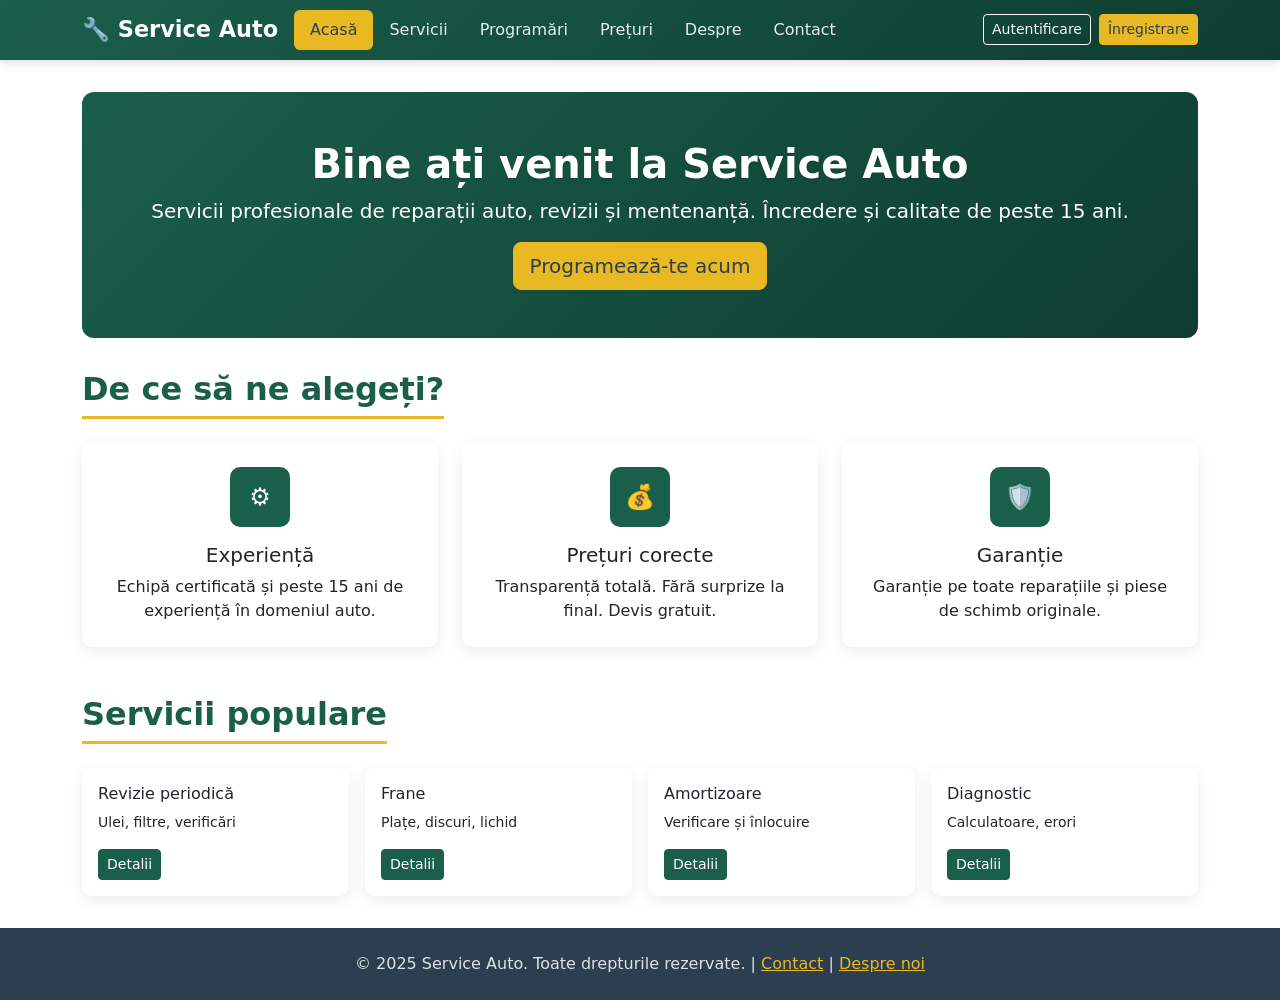
<file: frontend/index.html>
<!DOCTYPE html>
<html lang="ro">
<head>
  <meta charset="UTF-8">
  <meta name="viewport" content="width=device-width, initial-scale=1.0">
  <title>Service Auto - Acasă</title>
  <link href="https://cdn.jsdelivr.net/npm/bootstrap@5.3.2/dist/css/bootstrap.min.css" rel="stylesheet">
  <link href="css/style.css" rel="stylesheet">
</head>
<body>
  <nav class="navbar navbar-expand-lg navbar-dark navbar-service">
    <div class="container">
      <a class="navbar-brand" href="index.html">🔧 Service Auto</a>
      <button class="navbar-toggler" type="button" data-bs-toggle="collapse" data-bs-target="#navbarNav" aria-controls="navbarNav" aria-expanded="false" aria-label="Toggle navigation">
        <span class="navbar-toggler-icon"></span>
      </button>
      <div class="collapse navbar-collapse" id="navbarNav">
        <ul class="navbar-nav me-auto">
          <li class="nav-item"><a class="nav-link" href="index.html">Acasă</a></li>
          <li class="nav-item"><a class="nav-link" href="services.html">Servicii</a></li>
          <li class="nav-item"><a class="nav-link" href="appointments.html">Programări</a></li>
          <li class="nav-item"><a class="nav-link" href="prices.html">Prețuri</a></li>
          <li class="nav-item"><a class="nav-link" href="about.html">Despre</a></li>
          <li class="nav-item"><a class="nav-link" href="contact.html">Contact</a></li>
        </ul>
        <div id="user-info-nav" class="d-none navbar-nav align-items-center gap-2">
          <a class="nav-link" href="profile.html">Profil</a>
          <div class="user-info-nav">
            <span class="user-name">Ion Popescu</span>
            <span class="user-email">ion.popescu@email.ro</span>
          </div>
          <a class="btn btn-outline-light btn-sm" href="index.html" onclick="localStorage.removeItem('serviceAutoUser'); return true;">Deconectare</a>
        </div>
        <div id="login-register-nav" class="navbar-nav gap-2">
          <a class="btn btn-outline-light btn-sm" href="login.html">Autentificare</a>
          <a class="btn btn-warning btn-sm" href="register.html">Înregistrare</a>
        </div>
      </div>
    </div>
  </nav>

  <main class="container">
    <section class="hero-section text-center">
      <h1>Bine ați venit la Service Auto</h1>
      <p class="lead">Servicii profesionale de reparații auto, revizii și mentenanță. Încredere și calitate de peste 15 ani.</p>
      <a href="appointments.html" class="btn btn-warning btn-lg">Programează-te acum</a>
    </section>

    <h2 class="page-title">De ce să ne alegeți?</h2>
    <div class="row g-4 mb-5">
      <div class="col-md-4">
        <div class="card h-100">
          <div class="card-body text-center p-4">
            <div class="icon-box mx-auto mb-3">⚙️</div>
            <h5 class="card-title">Experiență</h5>
            <p class="card-text">Echipă certificată și peste 15 ani de experiență în domeniul auto.</p>
          </div>
        </div>
      </div>
      <div class="col-md-4">
        <div class="card h-100">
          <div class="card-body text-center p-4">
            <div class="icon-box mx-auto mb-3">💰</div>
            <h5 class="card-title">Prețuri corecte</h5>
            <p class="card-text">Transparență totală. Fără surprize la final. Devis gratuit.</p>
          </div>
        </div>
      </div>
      <div class="col-md-4">
        <div class="card h-100">
          <div class="card-body text-center p-4">
            <div class="icon-box mx-auto mb-3">🛡️</div>
            <h5 class="card-title">Garanție</h5>
            <p class="card-text">Garanție pe toate reparațiile și piese de schimb originale.</p>
          </div>
        </div>
      </div>
    </div>

    <h2 class="page-title">Servicii populare</h2>
    <div class="row g-3">
      <div class="col-sm-6 col-lg-3">
        <div class="card">
          <div class="card-body">
            <h6 class="card-title">Revizie periodică</h6>
            <p class="card-text small">Ulei, filtre, verificări</p>
            <a href="services.html#revizie" class="btn btn-primary btn-sm">Detalii</a>
          </div>
        </div>
      </div>
      <div class="col-sm-6 col-lg-3">
        <div class="card">
          <div class="card-body">
            <h6 class="card-title">Frane</h6>
            <p class="card-text small">Plațe, discuri, lichid</p>
            <a href="services.html#frane" class="btn btn-primary btn-sm">Detalii</a>
          </div>
        </div>
      </div>
      <div class="col-sm-6 col-lg-3">
        <div class="card">
          <div class="card-body">
            <h6 class="card-title">Amortizoare</h6>
            <p class="card-text small">Verificare și înlocuire</p>
            <a href="services.html#amortizoare" class="btn btn-primary btn-sm">Detalii</a>
          </div>
        </div>
      </div>
      <div class="col-sm-6 col-lg-3">
        <div class="card">
          <div class="card-body">
            <h6 class="card-title">Diagnostic</h6>
            <p class="card-text small">Calculatoare, erori</p>
            <a href="services.html#diagnostic" class="btn btn-primary btn-sm">Detalii</a>
          </div>
        </div>
      </div>
    </div>
  </main>

  <footer class="footer-service text-center">
    <div class="container">
      <p class="mb-0">&copy; 2025 Service Auto. Toate drepturile rezervate. | <a href="contact.html">Contact</a> | <a href="about.html">Despre noi</a></p>
    </div>
  </footer>

  <script src="https://cdn.jsdelivr.net/npm/bootstrap@5.3.2/dist/js/bootstrap.bundle.min.js"></script>
  <script src="js/main.js"></script>
</body>
</html>
</file>
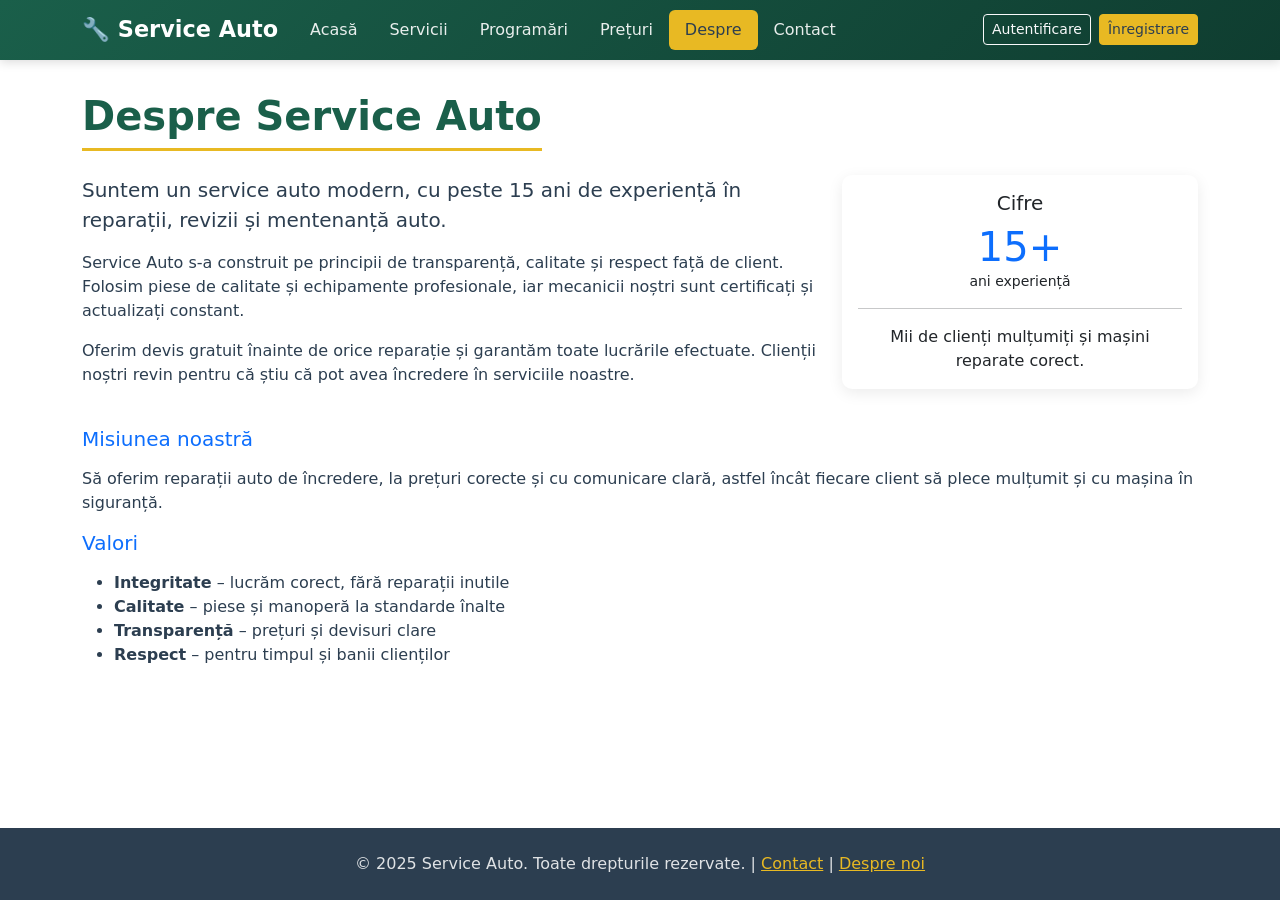
<file: frontend/about.html>
<!DOCTYPE html>
<html lang="ro">
<head>
  <meta charset="UTF-8">
  <meta name="viewport" content="width=device-width, initial-scale=1.0">
  <title>Service Auto - Despre noi</title>
  <link href="https://cdn.jsdelivr.net/npm/bootstrap@5.3.2/dist/css/bootstrap.min.css" rel="stylesheet">
  <link href="css/style.css" rel="stylesheet">
</head>
<body>
  <nav class="navbar navbar-expand-lg navbar-dark navbar-service">
    <div class="container">
      <a class="navbar-brand" href="index.html">🔧 Service Auto</a>
      <button class="navbar-toggler" type="button" data-bs-toggle="collapse" data-bs-target="#navbarNav" aria-controls="navbarNav" aria-expanded="false" aria-label="Toggle navigation">
        <span class="navbar-toggler-icon"></span>
      </button>
      <div class="collapse navbar-collapse" id="navbarNav">
        <ul class="navbar-nav me-auto">
          <li class="nav-item"><a class="nav-link" href="index.html">Acasă</a></li>
          <li class="nav-item"><a class="nav-link" href="services.html">Servicii</a></li>
          <li class="nav-item"><a class="nav-link" href="appointments.html">Programări</a></li>
          <li class="nav-item"><a class="nav-link" href="prices.html">Prețuri</a></li>
          <li class="nav-item"><a class="nav-link" href="about.html">Despre</a></li>
          <li class="nav-item"><a class="nav-link" href="contact.html">Contact</a></li>
        </ul>
        <div id="user-info-nav" class="d-none navbar-nav align-items-center gap-2">
          <a class="nav-link" href="profile.html">Profil</a>
          <div class="user-info-nav">
            <span class="user-name">Ion Popescu</span>
            <span class="user-email">ion.popescu@email.ro</span>
          </div>
          <a class="btn btn-outline-light btn-sm" href="index.html" onclick="localStorage.removeItem('serviceAutoUser'); return true;">Deconectare</a>
        </div>
        <div id="login-register-nav" class="navbar-nav gap-2">
          <a class="btn btn-outline-light btn-sm" href="login.html">Autentificare</a>
          <a class="btn btn-warning btn-sm" href="register.html">Înregistrare</a>
        </div>
      </div>
    </div>
  </nav>

  <main class="container">
    <h1 class="page-title">Despre Service Auto</h1>

    <div class="row mb-4">
      <div class="col-lg-8">
        <p class="lead">Suntem un service auto modern, cu peste 15 ani de experiență în reparații, revizii și mentenanță auto.</p>
        <p>Service Auto s-a construit pe principii de transparență, calitate și respect față de client. Folosim piese de calitate și echipamente profesionale, iar mecanicii noștri sunt certificați și actualizați constant.</p>
        <p>Oferim devis gratuit înainte de orice reparație și garantăm toate lucrările efectuate. Clienții noștri revin pentru că știu că pot avea încredere în serviciile noastre.</p>
      </div>
      <div class="col-lg-4">
        <div class="card">
          <div class="card-body text-center">
            <h5 class="card-title">Cifre</h5>
            <p class="display-6 text-primary mb-0">15+</p>
            <p class="small mb-0">ani experiență</p>
            <hr>
            <p class="mb-0">Mii de clienți mulțumiți și mașini reparate corect.</p>
          </div>
        </div>
      </div>
    </div>

    <h2 class="h5 text-primary mb-3">Misiunea noastră</h2>
    <p>Să oferim reparații auto de încredere, la prețuri corecte și cu comunicare clară, astfel încât fiecare client să plece mulțumit și cu mașina în siguranță.</p>

    <h2 class="h5 text-primary mb-3">Valori</h2>
    <ul>
      <li><strong>Integritate</strong> – lucrăm corect, fără reparații inutile</li>
      <li><strong>Calitate</strong> – piese și manoperă la standarde înalte</li>
      <li><strong>Transparență</strong> – prețuri și devisuri clare</li>
      <li><strong>Respect</strong> – pentru timpul și banii clienților</li>
    </ul>
  </main>

  <footer class="footer-service text-center">
    <div class="container">
      <p class="mb-0">&copy; 2025 Service Auto. Toate drepturile rezervate. | <a href="contact.html">Contact</a> | <a href="about.html">Despre noi</a></p>
    </div>
  </footer>

  <script src="https://cdn.jsdelivr.net/npm/bootstrap@5.3.2/dist/js/bootstrap.bundle.min.js"></script>
  <script src="js/main.js"></script>
</body>
</html>
</file>
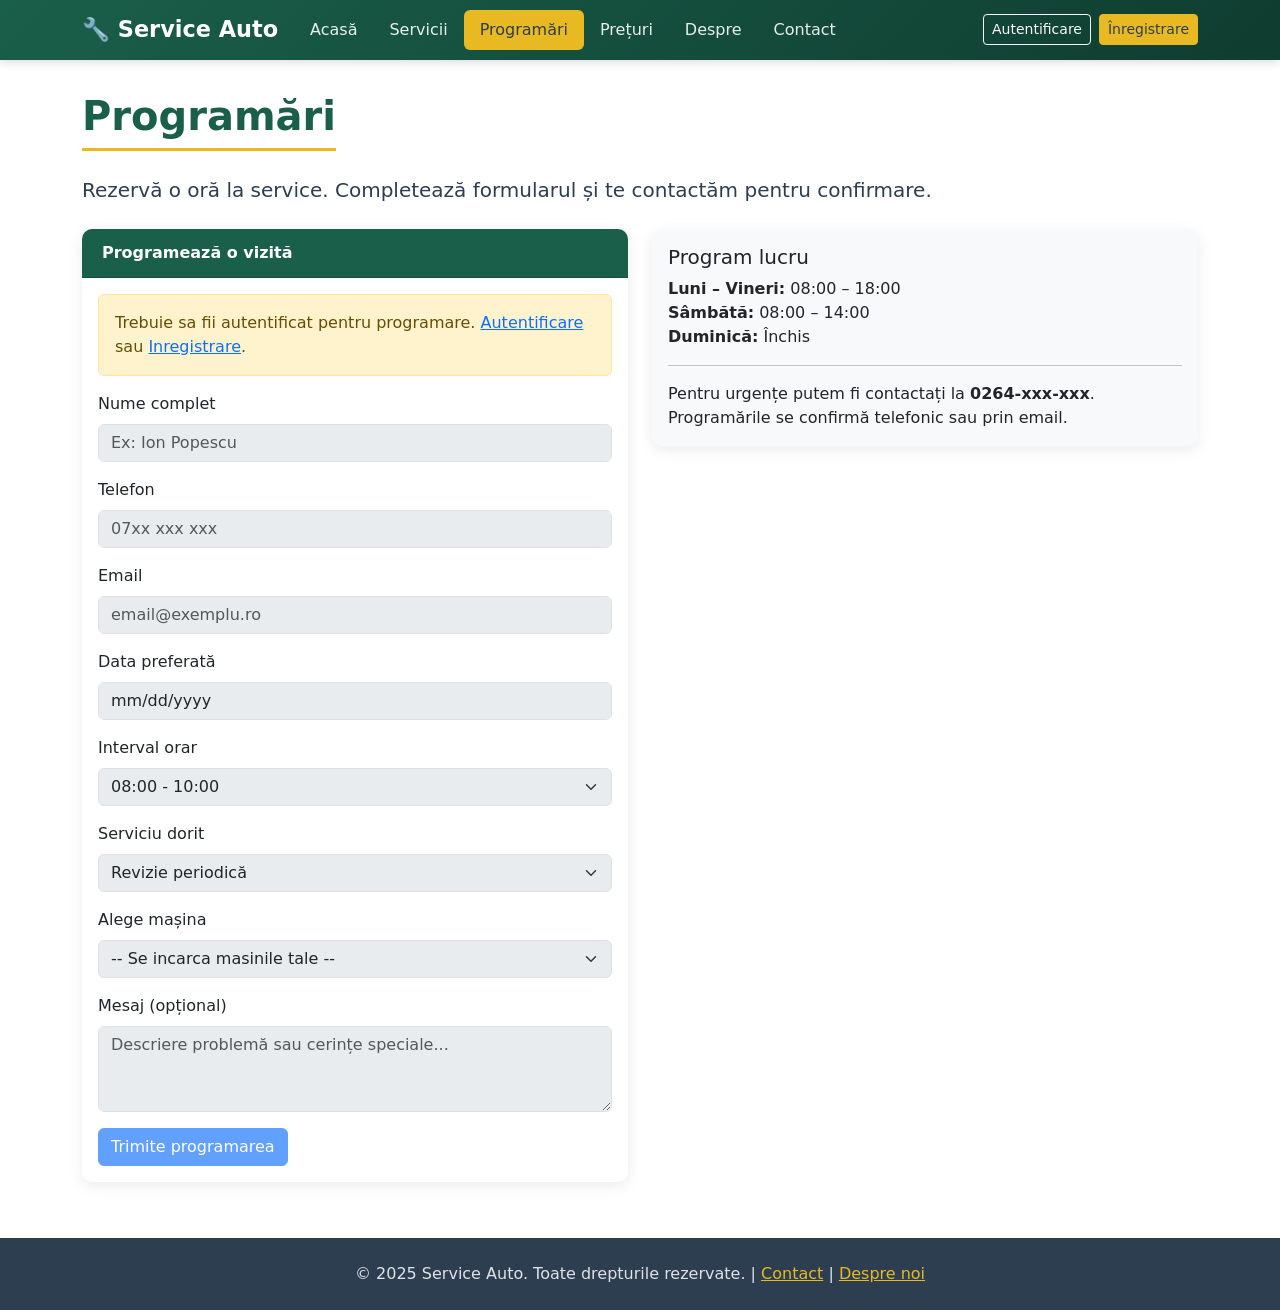
<file: frontend/appointments.html>
<!DOCTYPE html>
<html lang="ro">
<head>
  <meta charset="UTF-8">
  <meta name="viewport" content="width=device-width, initial-scale=1.0">
  <title>Service Auto - Programări</title>
  <link href="https://cdn.jsdelivr.net/npm/bootstrap@5.3.2/dist/css/bootstrap.min.css" rel="stylesheet">
  <link href="css/style.css" rel="stylesheet">
</head>
<body>
  <nav class="navbar navbar-expand-lg navbar-dark navbar-service">
    <div class="container">
      <a class="navbar-brand" href="index.html">🔧 Service Auto</a>
      <button class="navbar-toggler" type="button" data-bs-toggle="collapse" data-bs-target="#navbarNav" aria-controls="navbarNav" aria-expanded="false" aria-label="Toggle navigation">
        <span class="navbar-toggler-icon"></span>
      </button>
      <div class="collapse navbar-collapse" id="navbarNav">
        <ul class="navbar-nav me-auto">
          <li class="nav-item"><a class="nav-link" href="index.html">Acasă</a></li>
          <li class="nav-item"><a class="nav-link" href="services.html">Servicii</a></li>
          <li class="nav-item"><a class="nav-link" href="appointments.html">Programări</a></li>
          <li class="nav-item"><a class="nav-link" href="prices.html">Prețuri</a></li>
          <li class="nav-item"><a class="nav-link" href="about.html">Despre</a></li>
          <li class="nav-item"><a class="nav-link" href="contact.html">Contact</a></li>
        </ul>
        <div id="user-info-nav" class="d-none navbar-nav align-items-center gap-2">
          <a class="nav-link" href="profile.html">Profil</a>
          <div class="user-info-nav">
            <span class="user-name">Ion Popescu</span>
            <span class="user-email">ion.popescu@email.ro</span>
          </div>
          <a class="btn btn-outline-light btn-sm" href="index.html" onclick="localStorage.removeItem('serviceAutoUser'); return true;">Deconectare</a>
        </div>
        <div id="login-register-nav" class="navbar-nav gap-2">
          <a class="btn btn-outline-light btn-sm" href="login.html">Autentificare</a>
          <a class="btn btn-warning btn-sm" href="register.html">Înregistrare</a>
        </div>
      </div>
    </div>
  </nav>

  <main class="container">
    <h1 class="page-title">Programări</h1>
    <p class="lead mb-4">Rezervă o oră la service. Completează formularul și te contactăm pentru confirmare.</p>

    <div class="row">
      <div class="col-lg-6">
        <div class="card mb-4">
          <div class="card-header">Programează o vizită</div>
          <div class="card-body">
            <form id="appointment-form">
              <div id="appointment-feedback" class="alert d-none" role="alert"></div>
              <div class="mb-3">
                <label class="form-label">Nume complet</label>
                <input id="fullName" type="text" class="form-control" placeholder="Ex: Ion Popescu" required>
              </div>
              <div class="mb-3">
                <label class="form-label">Telefon</label>
                <input id="phone" type="tel" class="form-control" placeholder="07xx xxx xxx" required>
              </div>
              <div class="mb-3">
                <label class="form-label">Email</label>
                <input id="email" type="email" class="form-control" placeholder="email@exemplu.ro" required>
              </div>
              <div class="mb-3">
                <label class="form-label">Data preferată</label>
                <input id="preferredDate" type="date" class="form-control" required>
              </div>
              <div class="mb-3">
                <label class="form-label">Interval orar</label>
                <select id="timeSlot" class="form-select">
                  <option value="08:00 - 10:00">08:00 - 10:00</option>
                  <option value="10:00 - 12:00">10:00 - 12:00</option>
                  <option value="12:00 - 14:00">12:00 - 14:00</option>
                  <option value="14:00 - 16:00">14:00 - 16:00</option>
                  <option value="16:00 - 18:00">16:00 - 18:00</option>
                </select>
              </div>
              <div class="mb-3">
                <label class="form-label">Serviciu dorit</label>
                <select id="serviceName" class="form-select">
                  <option value="Revizie periodica">Revizie periodică</option>
                  <option value="Frane">Frane</option>
                  <option value="Amortizoare / suspensie">Amortizoare / suspensie</option>
                  <option value="Diagnostic electronic">Diagnostic electronic</option>
                  <option value="Motor / transmisie">Motor / transmisie</option>
                  <option value="Climatizare">Climatizare</option>
                  <option value="Altele">Altele</option>
                </select>
              </div>
              <div class="mb-3">
                <label class="form-label">Alege mașina</label>
                <select id="vehicleId" class="form-select" required>
                  <option value="">-- Se incarca masinile tale --</option>
                </select>
                <div id="vehicle-help" class="form-text text-danger d-none"></div>
              </div>
              <div class="mb-3">
                <label class="form-label">Mesaj (opțional)</label>
                <textarea id="notes" class="form-control" rows="3" placeholder="Descriere problemă sau cerințe speciale..."></textarea>
              </div>
              <button type="submit" class="btn btn-primary">Trimite programarea</button>
            </form>
          </div>
        </div>
      </div>
      <div class="col-lg-6">
        <div class="card bg-light-custom">
          <div class="card-body">
            <h5 class="card-title">Program lucru</h5>
            <ul class="list-unstyled mb-0">
              <li><strong>Luni – Vineri:</strong> 08:00 – 18:00</li>
              <li><strong>Sâmbătă:</strong> 08:00 – 14:00</li>
              <li><strong>Duminică:</strong> Închis</li>
            </ul>
            <hr>
            <p class="mb-0">Pentru urgențe putem fi contactați la <strong>0264-xxx-xxx</strong>. Programările se confirmă telefonic sau prin email.</p>
          </div>
        </div>
      </div>
    </div>
  </main>

  <footer class="footer-service text-center">
    <div class="container">
      <p class="mb-0">&copy; 2025 Service Auto. Toate drepturile rezervate. | <a href="contact.html">Contact</a> | <a href="about.html">Despre noi</a></p>
    </div>
  </footer>

  <script src="https://cdn.jsdelivr.net/npm/bootstrap@5.3.2/dist/js/bootstrap.bundle.min.js"></script>
  <script src="js/main.js"></script>
  <script src="js/appointments.js"></script>
</body>
</html>
</file>
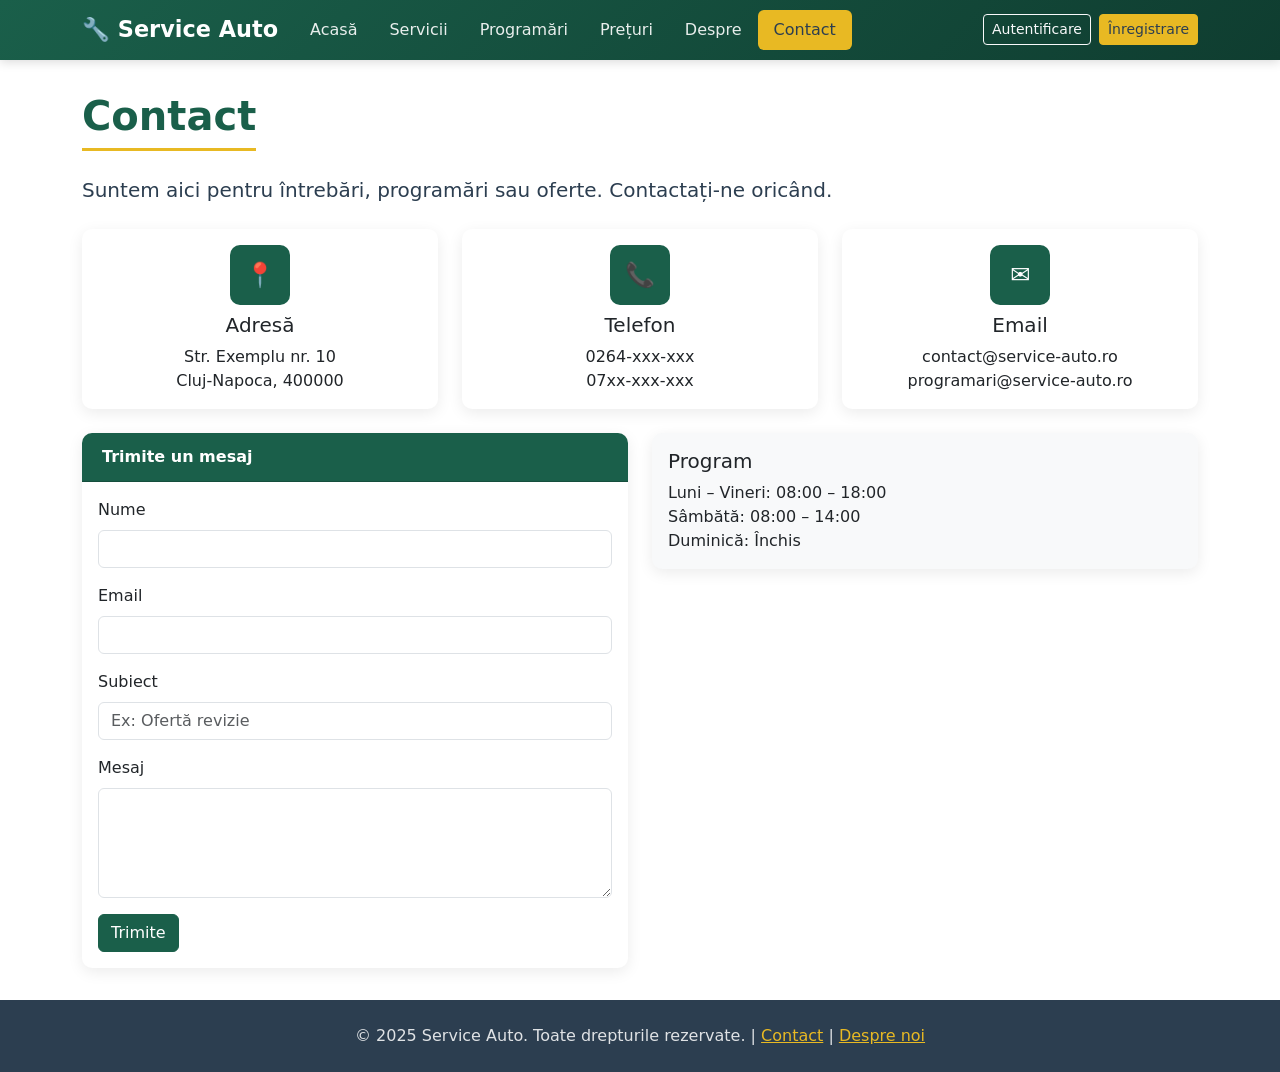
<file: frontend/contact.html>
<!DOCTYPE html>
<html lang="ro">
<head>
  <meta charset="UTF-8">
  <meta name="viewport" content="width=device-width, initial-scale=1.0">
  <title>Service Auto - Contact</title>
  <link href="https://cdn.jsdelivr.net/npm/bootstrap@5.3.2/dist/css/bootstrap.min.css" rel="stylesheet">
  <link href="css/style.css" rel="stylesheet">
</head>
<body>
  <nav class="navbar navbar-expand-lg navbar-dark navbar-service">
    <div class="container">
      <a class="navbar-brand" href="index.html">🔧 Service Auto</a>
      <button class="navbar-toggler" type="button" data-bs-toggle="collapse" data-bs-target="#navbarNav" aria-controls="navbarNav" aria-expanded="false" aria-label="Toggle navigation">
        <span class="navbar-toggler-icon"></span>
      </button>
      <div class="collapse navbar-collapse" id="navbarNav">
        <ul class="navbar-nav me-auto">
          <li class="nav-item"><a class="nav-link" href="index.html">Acasă</a></li>
          <li class="nav-item"><a class="nav-link" href="services.html">Servicii</a></li>
          <li class="nav-item"><a class="nav-link" href="appointments.html">Programări</a></li>
          <li class="nav-item"><a class="nav-link" href="prices.html">Prețuri</a></li>
          <li class="nav-item"><a class="nav-link" href="about.html">Despre</a></li>
          <li class="nav-item"><a class="nav-link" href="contact.html">Contact</a></li>
        </ul>
        <div id="user-info-nav" class="d-none navbar-nav align-items-center gap-2">
          <a class="nav-link" href="profile.html">Profil</a>
          <div class="user-info-nav">
            <span class="user-name">Ion Popescu</span>
            <span class="user-email">ion.popescu@email.ro</span>
          </div>
          <a class="btn btn-outline-light btn-sm" href="index.html" onclick="localStorage.removeItem('serviceAutoUser'); return true;">Deconectare</a>
        </div>
        <div id="login-register-nav" class="navbar-nav gap-2">
          <a class="btn btn-outline-light btn-sm" href="login.html">Autentificare</a>
          <a class="btn btn-warning btn-sm" href="register.html">Înregistrare</a>
        </div>
      </div>
    </div>
  </nav>

  <main class="container">
    <h1 class="page-title">Contact</h1>
    <p class="lead mb-4">Suntem aici pentru întrebări, programări sau oferte. Contactați-ne oricând.</p>

    <div class="row g-4">
      <div class="col-md-4">
        <div class="card h-100">
          <div class="card-body text-center">
            <div class="icon-box mx-auto mb-2">📍</div>
            <h5 class="card-title">Adresă</h5>
            <p class="card-text mb-0">Str. Exemplu nr. 10<br>Cluj-Napoca, 400000</p>
          </div>
        </div>
      </div>
      <div class="col-md-4">
        <div class="card h-100">
          <div class="card-body text-center">
            <div class="icon-box mx-auto mb-2">📞</div>
            <h5 class="card-title">Telefon</h5>
            <p class="card-text mb-0">0264-xxx-xxx<br>07xx-xxx-xxx</p>
          </div>
        </div>
      </div>
      <div class="col-md-4">
        <div class="card h-100">
          <div class="card-body text-center">
            <div class="icon-box mx-auto mb-2">✉️</div>
            <h5 class="card-title">Email</h5>
            <p class="card-text mb-0">contact@service-auto.ro<br>programari@service-auto.ro</p>
          </div>
        </div>
      </div>
    </div>

    <div class="row mt-4">
      <div class="col-lg-6">
        <div class="card">
          <div class="card-header">Trimite un mesaj</div>
          <div class="card-body">
            <form>
              <div class="mb-3">
                <label class="form-label">Nume</label>
                <input type="text" class="form-control" required>
              </div>
              <div class="mb-3">
                <label class="form-label">Email</label>
                <input type="email" class="form-control" required>
              </div>
              <div class="mb-3">
                <label class="form-label">Subiect</label>
                <input type="text" class="form-control" placeholder="Ex: Ofertă revizie">
              </div>
              <div class="mb-3">
                <label class="form-label">Mesaj</label>
                <textarea class="form-control" rows="4" required></textarea>
              </div>
              <button type="submit" class="btn btn-primary">Trimite</button>
            </form>
          </div>
        </div>
      </div>
      <div class="col-lg-6">
        <div class="card bg-light-custom">
          <div class="card-body">
            <h5 class="card-title">Program</h5>
            <p class="mb-0">Luni – Vineri: 08:00 – 18:00<br>Sâmbătă: 08:00 – 14:00<br>Duminică: Închis</p>
          </div>
        </div>
      </div>
    </div>
  </main>

  <footer class="footer-service text-center">
    <div class="container">
      <p class="mb-0">&copy; 2025 Service Auto. Toate drepturile rezervate. | <a href="contact.html">Contact</a> | <a href="about.html">Despre noi</a></p>
    </div>
  </footer>

  <script src="https://cdn.jsdelivr.net/npm/bootstrap@5.3.2/dist/js/bootstrap.bundle.min.js"></script>
  <script src="js/main.js"></script>
</body>
</html>
</file>
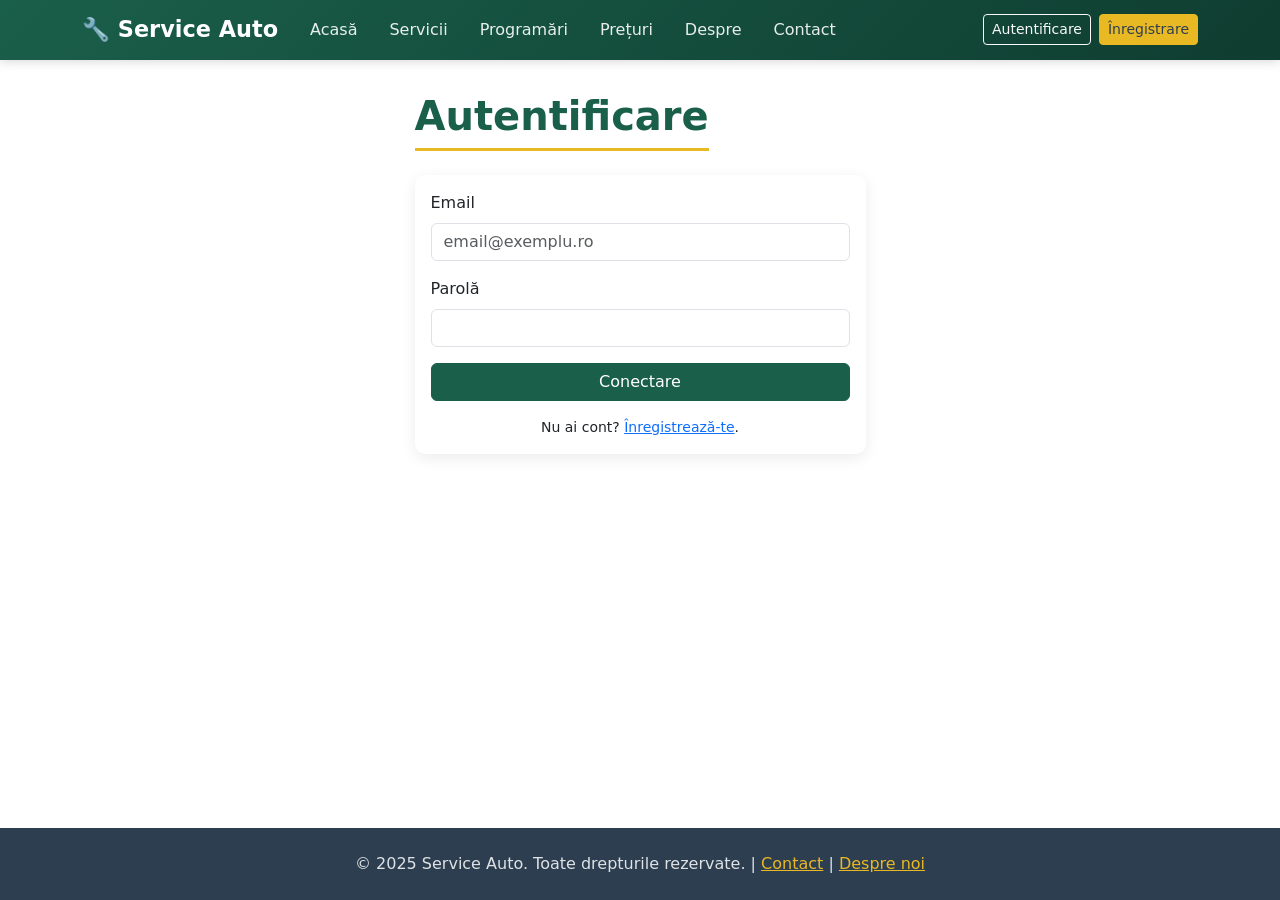
<file: frontend/login.html>
<!DOCTYPE html>
<html lang="ro">
<head>
  <meta charset="UTF-8">
  <meta name="viewport" content="width=device-width, initial-scale=1.0">
  <title>Service Auto - Autentificare</title>
  <link href="https://cdn.jsdelivr.net/npm/bootstrap@5.3.2/dist/css/bootstrap.min.css" rel="stylesheet">
  <link href="css/style.css" rel="stylesheet">
</head>
<body>
  <nav class="navbar navbar-expand-lg navbar-dark navbar-service">
    <div class="container">
      <a class="navbar-brand" href="index.html">🔧 Service Auto</a>
      <button class="navbar-toggler" type="button" data-bs-toggle="collapse" data-bs-target="#navbarNav" aria-controls="navbarNav" aria-expanded="false" aria-label="Toggle navigation">
        <span class="navbar-toggler-icon"></span>
      </button>
      <div class="collapse navbar-collapse" id="navbarNav">
        <ul class="navbar-nav me-auto">
          <li class="nav-item"><a class="nav-link" href="index.html">Acasă</a></li>
          <li class="nav-item"><a class="nav-link" href="services.html">Servicii</a></li>
          <li class="nav-item"><a class="nav-link" href="appointments.html">Programări</a></li>
          <li class="nav-item"><a class="nav-link" href="prices.html">Prețuri</a></li>
          <li class="nav-item"><a class="nav-link" href="about.html">Despre</a></li>
          <li class="nav-item"><a class="nav-link" href="contact.html">Contact</a></li>
        </ul>
        <div class="navbar-nav">
          <a class="btn btn-outline-light btn-sm" href="login.html">Autentificare</a>
          <a class="btn btn-warning btn-sm ms-2" href="register.html">Înregistrare</a>
        </div>
      </div>
    </div>
  </nav>

  <main class="container">
    <div class="row justify-content-center">
      <div class="col-md-5">
        <h1 class="page-title">Autentificare</h1>
        <div class="card">
          <div class="card-body">
            <form id="login-form">
              <div id="login-feedback" class="alert d-none" role="alert"></div>
              <div class="mb-3">
                <label class="form-label">Email</label>
                <input type="email" class="form-control" id="login-email" placeholder="email@exemplu.ro" required>
              </div>
              <div class="mb-3">
                <label class="form-label">Parolă</label>
                <input type="password" class="form-control" id="login-password" required>
              </div>
              <button type="submit" class="btn btn-primary w-100">Conectare</button>
            </form>
            <p class="mt-3 mb-0 text-center small">Nu ai cont? <a href="register.html">Înregistrează-te</a>.</p>
          </div>
        </div>
      </div>
    </div>
  </main>

  <footer class="footer-service text-center">
    <div class="container">
      <p class="mb-0">&copy; 2025 Service Auto. Toate drepturile rezervate. | <a href="contact.html">Contact</a> | <a href="about.html">Despre noi</a></p>
    </div>
  </footer>

  <script src="https://cdn.jsdelivr.net/npm/bootstrap@5.3.2/dist/js/bootstrap.bundle.min.js"></script>
  <script>
    document.getElementById('login-form').addEventListener('submit', async function(e) {
      e.preventDefault();
      var feedback = document.getElementById('login-feedback');

      try {
        var response = await fetch('http://localhost:5099/api/auth/login', {
          method: 'POST',
          headers: { 'Content-Type': 'application/json' },
          body: JSON.stringify({
            email: document.getElementById('login-email').value,
            password: document.getElementById('login-password').value
          })
        });

        var result = await response.json();
        if (!response.ok) {
          feedback.className = 'alert alert-danger';
          feedback.textContent = result.message || 'Autentificare esuata.';
          return;
        }

        localStorage.setItem('serviceAutoUser', JSON.stringify(result.user));
        window.location.href = 'index.html';
      } catch {
        feedback.className = 'alert alert-danger';
        feedback.textContent = 'Backend indisponibil. Ruleaza ServiceAutoApp pe http://localhost:5099.';
      }
    });
  </script>
</body>
</html>
</file>
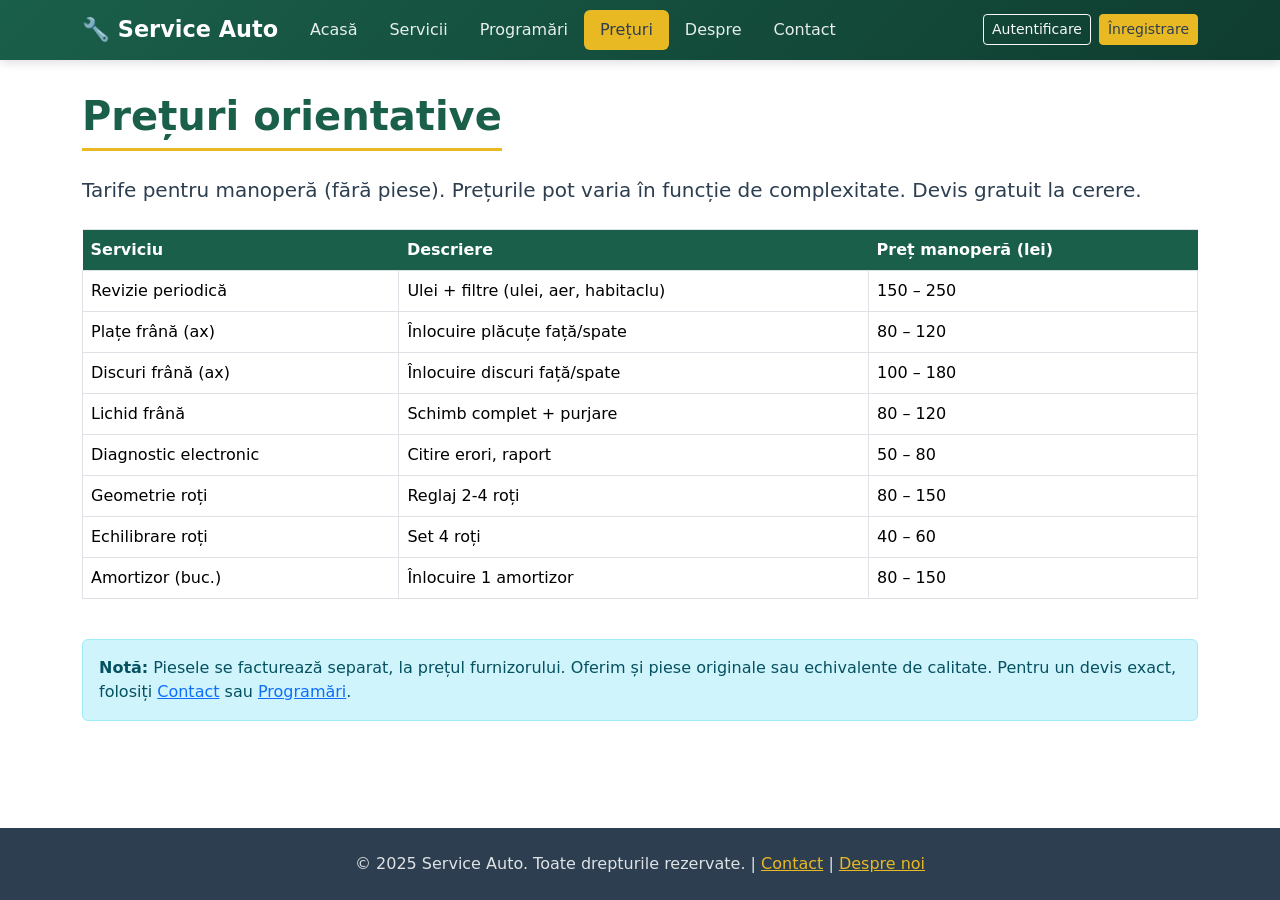
<file: frontend/prices.html>
<!DOCTYPE html>
<html lang="ro">
<head>
  <meta charset="UTF-8">
  <meta name="viewport" content="width=device-width, initial-scale=1.0">
  <title>Service Auto - Prețuri</title>
  <link href="https://cdn.jsdelivr.net/npm/bootstrap@5.3.2/dist/css/bootstrap.min.css" rel="stylesheet">
  <link href="css/style.css" rel="stylesheet">
</head>
<body>
  <nav class="navbar navbar-expand-lg navbar-dark navbar-service">
    <div class="container">
      <a class="navbar-brand" href="index.html">🔧 Service Auto</a>
      <button class="navbar-toggler" type="button" data-bs-toggle="collapse" data-bs-target="#navbarNav" aria-controls="navbarNav" aria-expanded="false" aria-label="Toggle navigation">
        <span class="navbar-toggler-icon"></span>
      </button>
      <div class="collapse navbar-collapse" id="navbarNav">
        <ul class="navbar-nav me-auto">
          <li class="nav-item"><a class="nav-link" href="index.html">Acasă</a></li>
          <li class="nav-item"><a class="nav-link" href="services.html">Servicii</a></li>
          <li class="nav-item"><a class="nav-link" href="appointments.html">Programări</a></li>
          <li class="nav-item"><a class="nav-link" href="prices.html">Prețuri</a></li>
          <li class="nav-item"><a class="nav-link" href="about.html">Despre</a></li>
          <li class="nav-item"><a class="nav-link" href="contact.html">Contact</a></li>
        </ul>
        <div id="user-info-nav" class="d-none navbar-nav align-items-center gap-2">
          <a class="nav-link" href="profile.html">Profil</a>
          <div class="user-info-nav">
            <span class="user-name">Ion Popescu</span>
            <span class="user-email">ion.popescu@email.ro</span>
          </div>
          <a class="btn btn-outline-light btn-sm" href="index.html" onclick="localStorage.removeItem('serviceAutoUser'); return true;">Deconectare</a>
        </div>
        <div id="login-register-nav" class="navbar-nav gap-2">
          <a class="btn btn-outline-light btn-sm" href="login.html">Autentificare</a>
          <a class="btn btn-warning btn-sm" href="register.html">Înregistrare</a>
        </div>
      </div>
    </div>
  </nav>

  <main class="container">
    <h1 class="page-title">Prețuri orientative</h1>
    <p class="lead mb-4">Tarife pentru manoperă (fără piese). Prețurile pot varia în funcție de complexitate. Devis gratuit la cerere.</p>

    <div class="table-responsive">
      <table class="table table-bordered table-hover">
        <thead>
          <tr>
            <th>Serviciu</th>
            <th>Descriere</th>
            <th>Preț manoperă (lei)</th>
          </tr>
        </thead>
        <tbody>
          <tr>
            <td>Revizie periodică</td>
            <td>Ulei + filtre (ulei, aer, habitaclu)</td>
            <td>150 – 250</td>
          </tr>
          <tr>
            <td>Plațe frână (ax)</td>
            <td>Înlocuire plăcuțe față/spate</td>
            <td>80 – 120</td>
          </tr>
          <tr>
            <td>Discuri frână (ax)</td>
            <td>Înlocuire discuri față/spate</td>
            <td>100 – 180</td>
          </tr>
          <tr>
            <td>Lichid frână</td>
            <td>Schimb complet + purjare</td>
            <td>80 – 120</td>
          </tr>
          <tr>
            <td>Diagnostic electronic</td>
            <td>Citire erori, raport</td>
            <td>50 – 80</td>
          </tr>
          <tr>
            <td>Geometrie roți</td>
            <td>Reglaj 2-4 roți</td>
            <td>80 – 150</td>
          </tr>
          <tr>
            <td>Echilibrare roți</td>
            <td>Set 4 roți</td>
            <td>40 – 60</td>
          </tr>
          <tr>
            <td>Amortizor (buc.)</td>
            <td>Înlocuire 1 amortizor</td>
            <td>80 – 150</td>
          </tr>
        </tbody>
      </table>
    </div>

    <div class="alert alert-info mt-4">
      <strong>Notă:</strong> Piesele se facturează separat, la prețul furnizorului. Oferim și piese originale sau echivalente de calitate. Pentru un devis exact, folosiți <a href="contact.html">Contact</a> sau <a href="appointments.html">Programări</a>.
    </div>
  </main>

  <footer class="footer-service text-center">
    <div class="container">
      <p class="mb-0">&copy; 2025 Service Auto. Toate drepturile rezervate. | <a href="contact.html">Contact</a> | <a href="about.html">Despre noi</a></p>
    </div>
  </footer>

  <script src="https://cdn.jsdelivr.net/npm/bootstrap@5.3.2/dist/js/bootstrap.bundle.min.js"></script>
  <script src="js/main.js"></script>
</body>
</html>
</file>
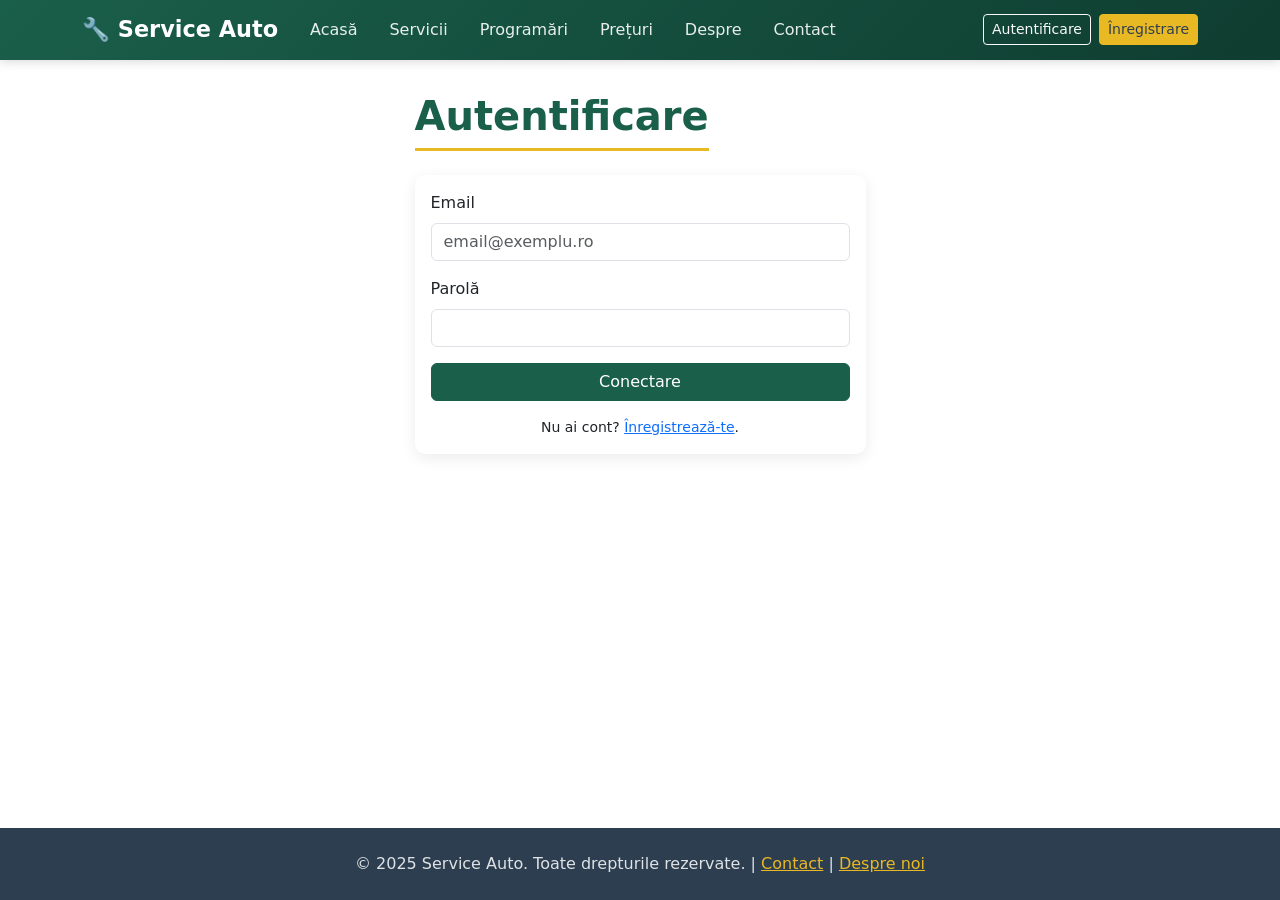
<file: frontend/profile.html>
<!DOCTYPE html>
<html lang="ro">
<head>
  <meta charset="UTF-8">
  <meta name="viewport" content="width=device-width, initial-scale=1.0">
  <title>Service Auto - Profil</title>
  <link href="https://cdn.jsdelivr.net/npm/bootstrap@5.3.2/dist/css/bootstrap.min.css" rel="stylesheet">
  <link href="css/style.css" rel="stylesheet">
</head>
<body>
  <nav class="navbar navbar-expand-lg navbar-dark navbar-service">
    <div class="container">
      <a class="navbar-brand" href="index.html">🔧 Service Auto</a>
      <button class="navbar-toggler" type="button" data-bs-toggle="collapse" data-bs-target="#navbarNav" aria-controls="navbarNav" aria-expanded="false" aria-label="Toggle navigation">
        <span class="navbar-toggler-icon"></span>
      </button>
      <div class="collapse navbar-collapse" id="navbarNav">
        <ul class="navbar-nav me-auto">
          <li class="nav-item"><a class="nav-link" href="index.html">Acasă</a></li>
          <li class="nav-item"><a class="nav-link" href="services.html">Servicii</a></li>
          <li class="nav-item"><a class="nav-link" href="appointments.html">Programări</a></li>
          <li class="nav-item"><a class="nav-link" href="prices.html">Prețuri</a></li>
          <li class="nav-item"><a class="nav-link" href="about.html">Despre</a></li>
          <li class="nav-item"><a class="nav-link" href="contact.html">Contact</a></li>
        </ul>
        <div id="user-info-nav" class="d-none navbar-nav align-items-center gap-2">
          <a class="nav-link" href="profile.html">Profil</a>
          <div class="user-info-nav">
            <span class="user-name">Ion Popescu</span>
            <span class="user-email">ion.popescu@email.ro</span>
          </div>
          <a class="btn btn-outline-light btn-sm" href="index.html" onclick="localStorage.removeItem('serviceAutoUser'); return true;">Deconectare</a>
        </div>
        <div id="login-register-nav" class="navbar-nav gap-2">
          <a class="btn btn-outline-light btn-sm" href="login.html">Autentificare</a>
          <a class="btn btn-warning btn-sm" href="register.html">Înregistrare</a>
        </div>
      </div>
    </div>
  </nav>

  <main class="container">
    <h1 class="page-title">Profilul meu</h1>

    <div class="row">
      <div class="col-lg-6">
        <div class="card mb-4 h-100">
          <div class="card-header">Date personale</div>
          <div class="card-body">
            <p><strong>Nume:</strong> <span id="profile-name">Ion Popescu</span></p>
            <p><strong>Email:</strong> <span id="profile-email">ion.popescu@email.ro</span></p>
            <p><strong>Telefon:</strong> <span id="profile-phone">0722 xxx xxx</span></p>
            <button class="btn btn-primary btn-sm">Modifică date</button>
          </div>
        </div>
      </div>
      <div class="col-lg-6">
        <div class="card mb-4 h-100">
          <div class="card-header">Mașinile mele</div>
          <div class="card-body">
            <div id="vehicles-empty" class="text-muted mb-2">
              Nu ai adăugat încă niciun vehicul.
            </div>
            <ul id="vehicles-list" class="list-unstyled mb-3 d-none">
            </ul>
            <div id="vehicle-feedback" class="alert d-none py-2" role="alert"></div>
            <form id="vehicle-form" class="row g-2">
              <input type="hidden" id="vehicle-id">
              <div class="col-md-4">
                <input type="text" id="vehicle-brand" class="form-control" placeholder="Marca" required>
              </div>
              <div class="col-md-4">
                <input type="text" id="vehicle-model" class="form-control" placeholder="Model" required>
              </div>
              <div class="col-md-4">
                <input type="text" id="vehicle-registration" class="form-control" placeholder="Nr. inmatriculare" required>
              </div>
              <div class="col-12 d-flex gap-2">
                <button type="submit" id="vehicle-save-btn" class="btn btn-primary btn-sm">Adauga masina</button>
                <button type="button" id="vehicle-cancel-btn" class="btn btn-outline-secondary btn-sm d-none">Renunta editare</button>
              </div>
            </form>
          </div>
        </div>
      </div>
    </div>

    <div class="card">
      <div class="card-header">Programările mele</div>
      <div class="card-body">
        <div id="appointments-empty" class="text-muted mb-2">Aici vor apărea programările tale. Momentan nu ai programări active.</div>
        <ul id="appointments-list" class="list-unstyled mb-0 d-none"></ul>
        <a href="appointments.html" class="btn btn-primary btn-sm mt-2">Programează o vizită</a>
      </div>
    </div>
  </main>

  <footer class="footer-service text-center">
    <div class="container">
      <p class="mb-0">&copy; 2025 Service Auto. Toate drepturile rezervate. | <a href="contact.html">Contact</a> | <a href="about.html">Despre noi</a></p>
    </div>
  </footer>

  <script src="https://cdn.jsdelivr.net/npm/bootstrap@5.3.2/dist/js/bootstrap.bundle.min.js"></script>
  <script src="js/main.js"></script>
  <script src="js/profile.js"></script>
</body>
</html>
</file>
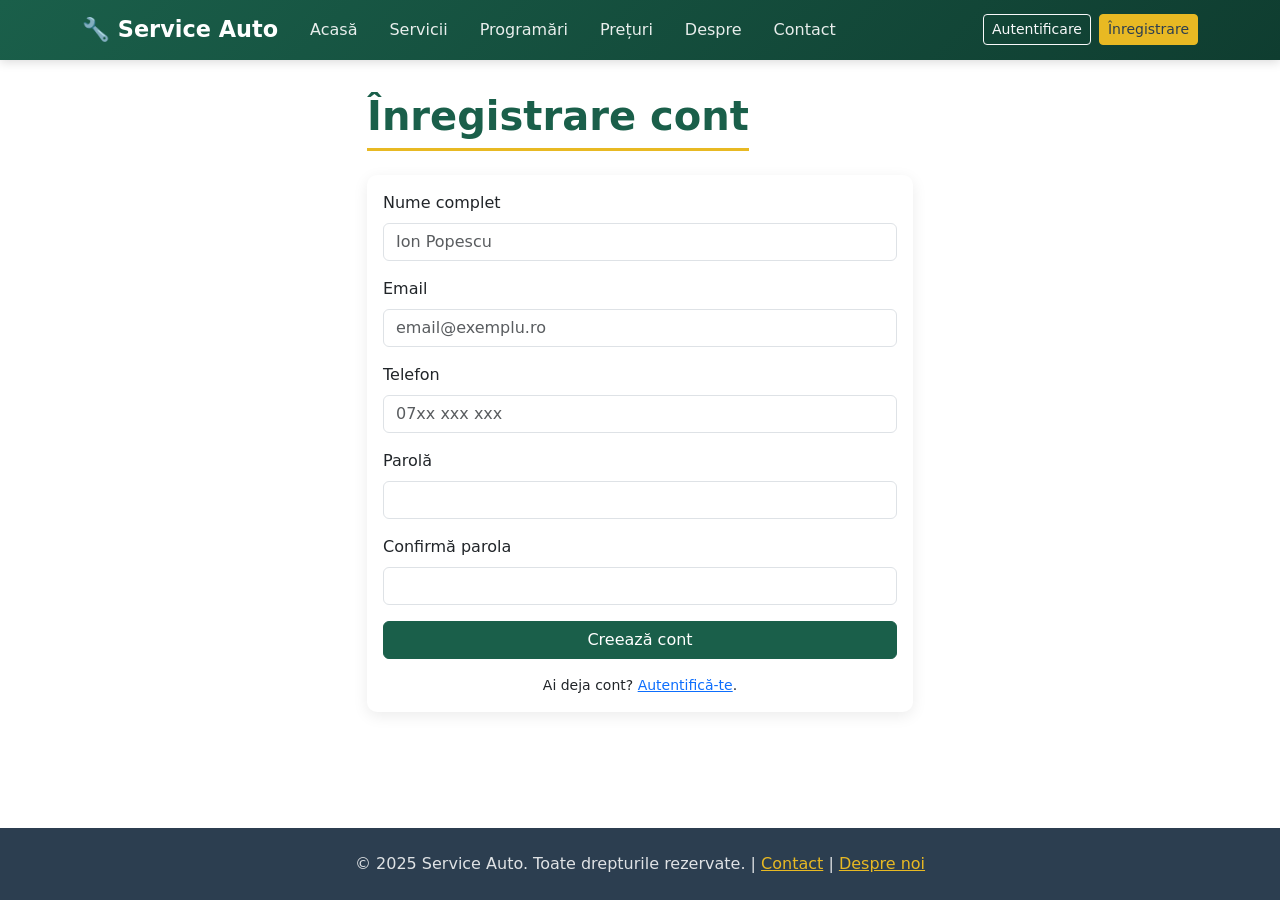
<file: frontend/register.html>
<!DOCTYPE html>
<html lang="ro">
<head>
  <meta charset="UTF-8">
  <meta name="viewport" content="width=device-width, initial-scale=1.0">
  <title>Service Auto - Înregistrare</title>
  <link href="https://cdn.jsdelivr.net/npm/bootstrap@5.3.2/dist/css/bootstrap.min.css" rel="stylesheet">
  <link href="css/style.css" rel="stylesheet">
</head>
<body>
  <nav class="navbar navbar-expand-lg navbar-dark navbar-service">
    <div class="container">
      <a class="navbar-brand" href="index.html">🔧 Service Auto</a>
      <button class="navbar-toggler" type="button" data-bs-toggle="collapse" data-bs-target="#navbarNav" aria-controls="navbarNav" aria-expanded="false" aria-label="Toggle navigation">
        <span class="navbar-toggler-icon"></span>
      </button>
      <div class="collapse navbar-collapse" id="navbarNav">
        <ul class="navbar-nav me-auto">
          <li class="nav-item"><a class="nav-link" href="index.html">Acasă</a></li>
          <li class="nav-item"><a class="nav-link" href="services.html">Servicii</a></li>
          <li class="nav-item"><a class="nav-link" href="appointments.html">Programări</a></li>
          <li class="nav-item"><a class="nav-link" href="prices.html">Prețuri</a></li>
          <li class="nav-item"><a class="nav-link" href="about.html">Despre</a></li>
          <li class="nav-item"><a class="nav-link" href="contact.html">Contact</a></li>
        </ul>
        <div class="navbar-nav">
          <a class="btn btn-outline-light btn-sm" href="login.html">Autentificare</a>
          <a class="btn btn-warning btn-sm ms-2" href="register.html">Înregistrare</a>
        </div>
      </div>
    </div>
  </nav>

  <main class="container">
    <div class="row justify-content-center">
      <div class="col-md-6">
        <h1 class="page-title">Înregistrare cont</h1>
        <div class="card">
          <div class="card-body">
            <form id="register-form">
              <div id="register-feedback" class="alert d-none" role="alert"></div>
              <div class="mb-3">
                <label class="form-label">Nume complet</label>
                <input type="text" class="form-control" id="reg-name" placeholder="Ion Popescu" required>
              </div>
              <div class="mb-3">
                <label class="form-label">Email</label>
                <input type="email" class="form-control" id="reg-email" placeholder="email@exemplu.ro" required>
              </div>
              <div class="mb-3">
                <label class="form-label">Telefon</label>
                <input type="tel" class="form-control" id="reg-phone" placeholder="07xx xxx xxx">
              </div>
              <div class="mb-3">
                <label class="form-label">Parolă</label>
                <input type="password" class="form-control" id="reg-password" required>
              </div>
              <div class="mb-3">
                <label class="form-label">Confirmă parola</label>
                <input type="password" class="form-control" id="reg-password2" required>
              </div>
              <button type="submit" class="btn btn-primary w-100">Creează cont</button>
            </form>
            <p class="mt-3 mb-0 text-center small">Ai deja cont? <a href="login.html">Autentifică-te</a>.</p>
          </div>
        </div>
      </div>
    </div>
  </main>

  <footer class="footer-service text-center">
    <div class="container">
      <p class="mb-0">&copy; 2025 Service Auto. Toate drepturile rezervate. | <a href="contact.html">Contact</a> | <a href="about.html">Despre noi</a></p>
    </div>
  </footer>

  <script src="https://cdn.jsdelivr.net/npm/bootstrap@5.3.2/dist/js/bootstrap.bundle.min.js"></script>
  <script>
    document.getElementById('register-form').addEventListener('submit', async function(e) {
      e.preventDefault();
      var p1 = document.getElementById('reg-password').value;
      var p2 = document.getElementById('reg-password2').value;
      var feedback = document.getElementById('register-feedback');
      if (p1 !== p2) {
        feedback.className = 'alert alert-danger';
        feedback.textContent = 'Parolele nu coincid.';
        return;
      }

      try {
        var response = await fetch('http://localhost:5099/api/auth/register', {
          method: 'POST',
          headers: { 'Content-Type': 'application/json' },
          body: JSON.stringify({
            fullName: document.getElementById('reg-name').value,
            email: document.getElementById('reg-email').value,
            phone: document.getElementById('reg-phone').value || 'Nespecificat',
            password: p1
          })
        });

        var result = await response.json();
        if (!response.ok) {
          feedback.className = 'alert alert-danger';
          feedback.textContent = result.message || 'Eroare la creare cont.';
          return;
        }

        localStorage.setItem('serviceAutoUser', JSON.stringify(result.user));
        window.location.href = 'index.html';
      } catch {
        feedback.className = 'alert alert-danger';
        feedback.textContent = 'Backend indisponibil. Ruleaza ServiceAutoApp pe http://localhost:5099.';
      }
    });
  </script>
</body>
</html>
</file>
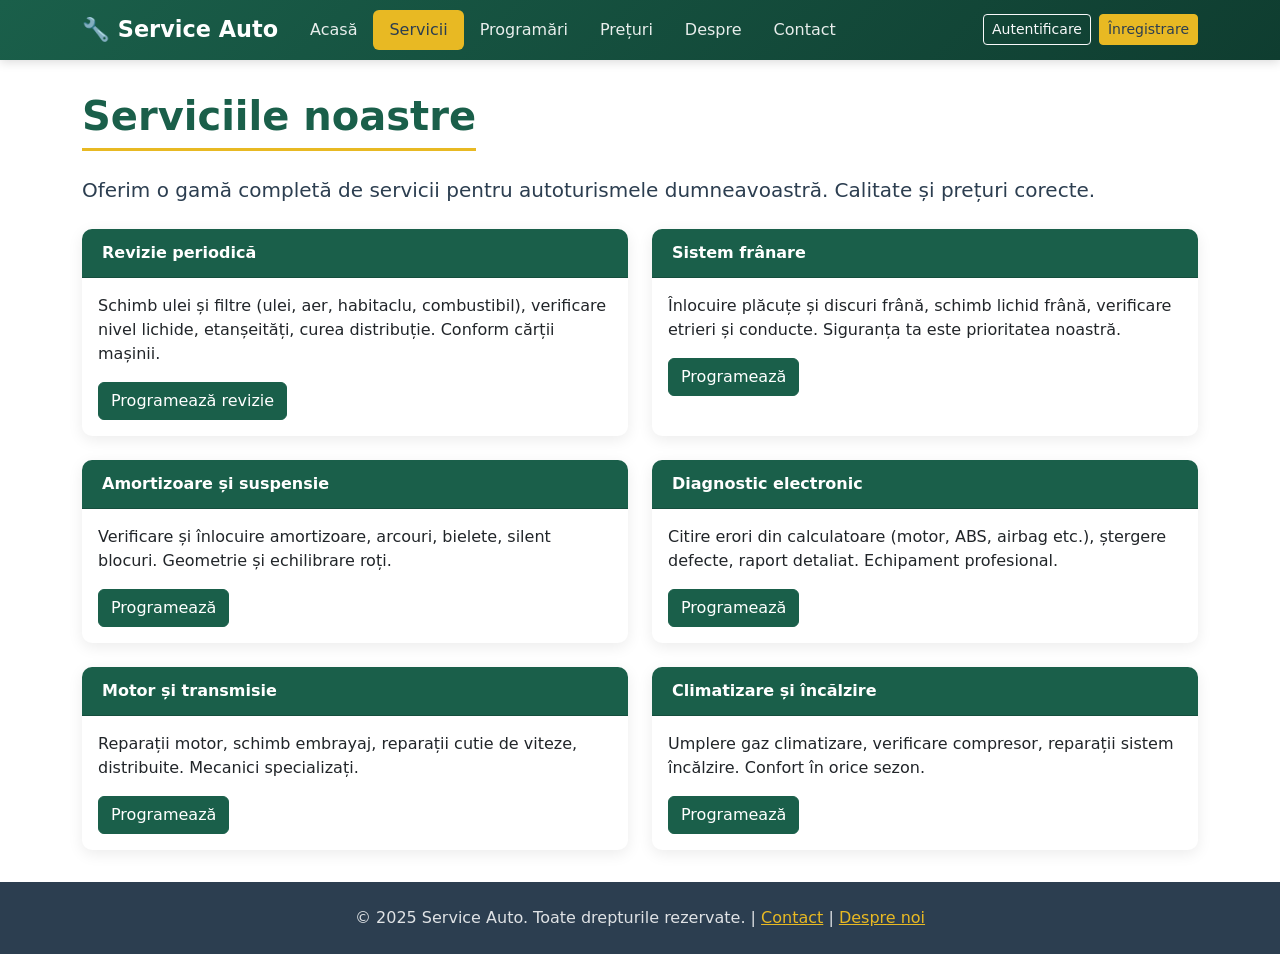
<file: frontend/services.html>
<!DOCTYPE html>
<html lang="ro">
<head>
  <meta charset="UTF-8">
  <meta name="viewport" content="width=device-width, initial-scale=1.0">
  <title>Service Auto - Servicii</title>
  <link href="https://cdn.jsdelivr.net/npm/bootstrap@5.3.2/dist/css/bootstrap.min.css" rel="stylesheet">
  <link href="css/style.css" rel="stylesheet">
</head>
<body>
  <nav class="navbar navbar-expand-lg navbar-dark navbar-service">
    <div class="container">
      <a class="navbar-brand" href="index.html">🔧 Service Auto</a>
      <button class="navbar-toggler" type="button" data-bs-toggle="collapse" data-bs-target="#navbarNav" aria-controls="navbarNav" aria-expanded="false" aria-label="Toggle navigation">
        <span class="navbar-toggler-icon"></span>
      </button>
      <div class="collapse navbar-collapse" id="navbarNav">
        <ul class="navbar-nav me-auto">
          <li class="nav-item"><a class="nav-link" href="index.html">Acasă</a></li>
          <li class="nav-item"><a class="nav-link" href="services.html">Servicii</a></li>
          <li class="nav-item"><a class="nav-link" href="appointments.html">Programări</a></li>
          <li class="nav-item"><a class="nav-link" href="prices.html">Prețuri</a></li>
          <li class="nav-item"><a class="nav-link" href="about.html">Despre</a></li>
          <li class="nav-item"><a class="nav-link" href="contact.html">Contact</a></li>
        </ul>
        <div id="user-info-nav" class="d-none navbar-nav align-items-center gap-2">
          <a class="nav-link" href="profile.html">Profil</a>
          <div class="user-info-nav">
            <span class="user-name">Ion Popescu</span>
            <span class="user-email">ion.popescu@email.ro</span>
          </div>
          <a class="btn btn-outline-light btn-sm" href="index.html" onclick="localStorage.removeItem('serviceAutoUser'); return true;">Deconectare</a>
        </div>
        <div id="login-register-nav" class="navbar-nav gap-2">
          <a class="btn btn-outline-light btn-sm" href="login.html">Autentificare</a>
          <a class="btn btn-warning btn-sm" href="register.html">Înregistrare</a>
        </div>
      </div>
    </div>
  </nav>

  <main class="container">
    <h1 class="page-title">Serviciile noastre</h1>
    <p class="lead mb-4">Oferim o gamă completă de servicii pentru autoturismele dumneavoastră. Calitate și prețuri corecte.</p>

    <div class="row g-4">
      <div class="col-lg-6" id="revizie">
        <div class="card h-100">
          <div class="card-header">Revizie periodică</div>
          <div class="card-body">
            <p class="card-text">Schimb ulei și filtre (ulei, aer, habitaclu, combustibil), verificare nivel lichide, etanșeități, curea distribuție. Conform cărții mașinii.</p>
            <a href="appointments.html" class="btn btn-primary">Programează revizie</a>
          </div>
        </div>
      </div>
      <div class="col-lg-6" id="frane">
        <div class="card h-100">
          <div class="card-header">Sistem frânare</div>
          <div class="card-body">
            <p class="card-text">Înlocuire plăcuțe și discuri frână, schimb lichid frână, verificare etrieri și conducte. Siguranța ta este prioritatea noastră.</p>
            <a href="appointments.html" class="btn btn-primary">Programează</a>
          </div>
        </div>
      </div>
      <div class="col-lg-6" id="amortizoare">
        <div class="card h-100">
          <div class="card-header">Amortizoare și suspensie</div>
          <div class="card-body">
            <p class="card-text">Verificare și înlocuire amortizoare, arcouri, bielete, silent blocuri. Geometrie și echilibrare roți.</p>
            <a href="appointments.html" class="btn btn-primary">Programează</a>
          </div>
        </div>
      </div>
      <div class="col-lg-6" id="diagnostic">
        <div class="card h-100">
          <div class="card-header">Diagnostic electronic</div>
          <div class="card-body">
            <p class="card-text">Citire erori din calculatoare (motor, ABS, airbag etc.), ștergere defecte, raport detaliat. Echipament profesional.</p>
            <a href="appointments.html" class="btn btn-primary">Programează</a>
          </div>
        </div>
      </div>
      <div class="col-lg-6">
        <div class="card h-100">
          <div class="card-header">Motor și transmisie</div>
          <div class="card-body">
            <p class="card-text">Reparații motor, schimb embrayaj, reparații cutie de viteze, distribuite. Mecanici specializați.</p>
            <a href="appointments.html" class="btn btn-primary">Programează</a>
          </div>
        </div>
      </div>
      <div class="col-lg-6">
        <div class="card h-100">
          <div class="card-header">Climatizare și încălzire</div>
          <div class="card-body">
            <p class="card-text">Umplere gaz climatizare, verificare compresor, reparații sistem încălzire. Confort în orice sezon.</p>
            <a href="appointments.html" class="btn btn-primary">Programează</a>
          </div>
        </div>
      </div>
    </div>
  </main>

  <footer class="footer-service text-center">
    <div class="container">
      <p class="mb-0">&copy; 2025 Service Auto. Toate drepturile rezervate. | <a href="contact.html">Contact</a> | <a href="about.html">Despre noi</a></p>
    </div>
  </footer>

  <script src="https://cdn.jsdelivr.net/npm/bootstrap@5.3.2/dist/js/bootstrap.bundle.min.js"></script>
  <script src="js/main.js"></script>
</body>
</html>
</file>
<file: frontend/css/style.css>
/* Service Auto - Stiluri globale */
:root {
  --primary: #1a5f4a;
  --primary-dark: #0f3d30;
  --accent: #e8b923;
  --light-bg: #f8f9fa;
  --text-dark: #2c3e50;
}

body {
  font-family: 'Segoe UI', system-ui, sans-serif;
  color: var(--text-dark);
  min-height: 100vh;
  display: flex;
  flex-direction: column;
}

main {
  flex: 1;
  padding: 2rem 0;
}

/* Navbar */
.navbar-service {
  background: linear-gradient(135deg, var(--primary) 0%, var(--primary-dark) 100%) !important;
  box-shadow: 0 2px 10px rgba(0,0,0,0.15);
}

.navbar-service .navbar-brand {
  font-weight: 700;
  font-size: 1.4rem;
  color: #fff !important;
}

.navbar-service .nav-link {
  color: rgba(255,255,255,0.9) !important;
  font-weight: 500;
  padding: 0.5rem 1rem !important;
  border-radius: 6px;
  transition: background 0.2s, color 0.2s;
}

.navbar-service .nav-link:hover {
  background: rgba(255,255,255,0.15);
  color: #fff !important;
}

.navbar-service .nav-link.active {
  background: var(--accent);
  color: var(--text-dark) !important;
}

.user-info-nav {
  display: flex;
  align-items: center;
  gap: 0.75rem;
  color: rgba(255,255,255,0.95);
  font-size: 0.9rem;
}

.user-info-nav .user-email {
  opacity: 0.9;
  font-size: 0.85rem;
}

.btn-outline-light:hover {
  background: var(--accent);
  border-color: var(--accent);
  color: var(--text-dark);
}

/* Hero / Jumbotron */
.hero-section {
  background: linear-gradient(135deg, var(--primary) 0%, var(--primary-dark) 100%);
  color: #fff;
  padding: 3rem 0;
  border-radius: 12px;
  margin-bottom: 2rem;
}

.hero-section h1 {
  font-weight: 700;
  text-shadow: 0 1px 2px rgba(0,0,0,0.2);
}

/* Cards */
.card {
  border: none;
  border-radius: 10px;
  box-shadow: 0 4px 15px rgba(0,0,0,0.08);
  transition: transform 0.2s, box-shadow 0.2s;
}

.card:hover {
  transform: translateY(-4px);
  box-shadow: 0 8px 25px rgba(0,0,0,0.12);
}

.card-header {
  background: var(--primary);
  color: #fff;
  font-weight: 600;
  border-radius: 10px 10px 0 0 !important;
  padding: 0.75rem 1.25rem;
}

.btn-primary {
  background: var(--primary);
  border-color: var(--primary);
}

.btn-primary:hover {
  background: var(--primary-dark);
  border-color: var(--primary-dark);
}

.btn-warning, .btn-accent {
  background: var(--accent);
  border-color: var(--accent);
  color: var(--text-dark);
}

.btn-warning:hover, .btn-accent:hover {
  background: #d4a61e;
  border-color: #d4a61e;
  color: var(--text-dark);
}

/* Footer */
.footer-service {
  background: var(--text-dark);
  color: rgba(255,255,255,0.85);
  padding: 1.5rem 0;
  margin-top: auto;
}

.footer-service a {
  color: var(--accent);
}

/* Page titles */
.page-title {
  color: var(--primary);
  font-weight: 700;
  margin-bottom: 1.5rem;
  padding-bottom: 0.5rem;
  border-bottom: 3px solid var(--accent);
  display: inline-block;
}

/* Forms */
.form-control:focus, .form-select:focus {
  border-color: var(--primary);
  box-shadow: 0 0 0 0.2rem rgba(26, 95, 74, 0.25);
}

/* Table */
.table thead th {
  background: var(--primary);
  color: #fff;
  border: none;
  font-weight: 600;
}

/* Utilities */
.bg-light-custom {
  background: var(--light-bg);
}

.icon-box {
  width: 60px;
  height: 60px;
  background: var(--primary);
  color: #fff;
  border-radius: 10px;
  display: flex;
  align-items: center;
  justify-content: center;
  font-size: 1.5rem;
}
</file>
